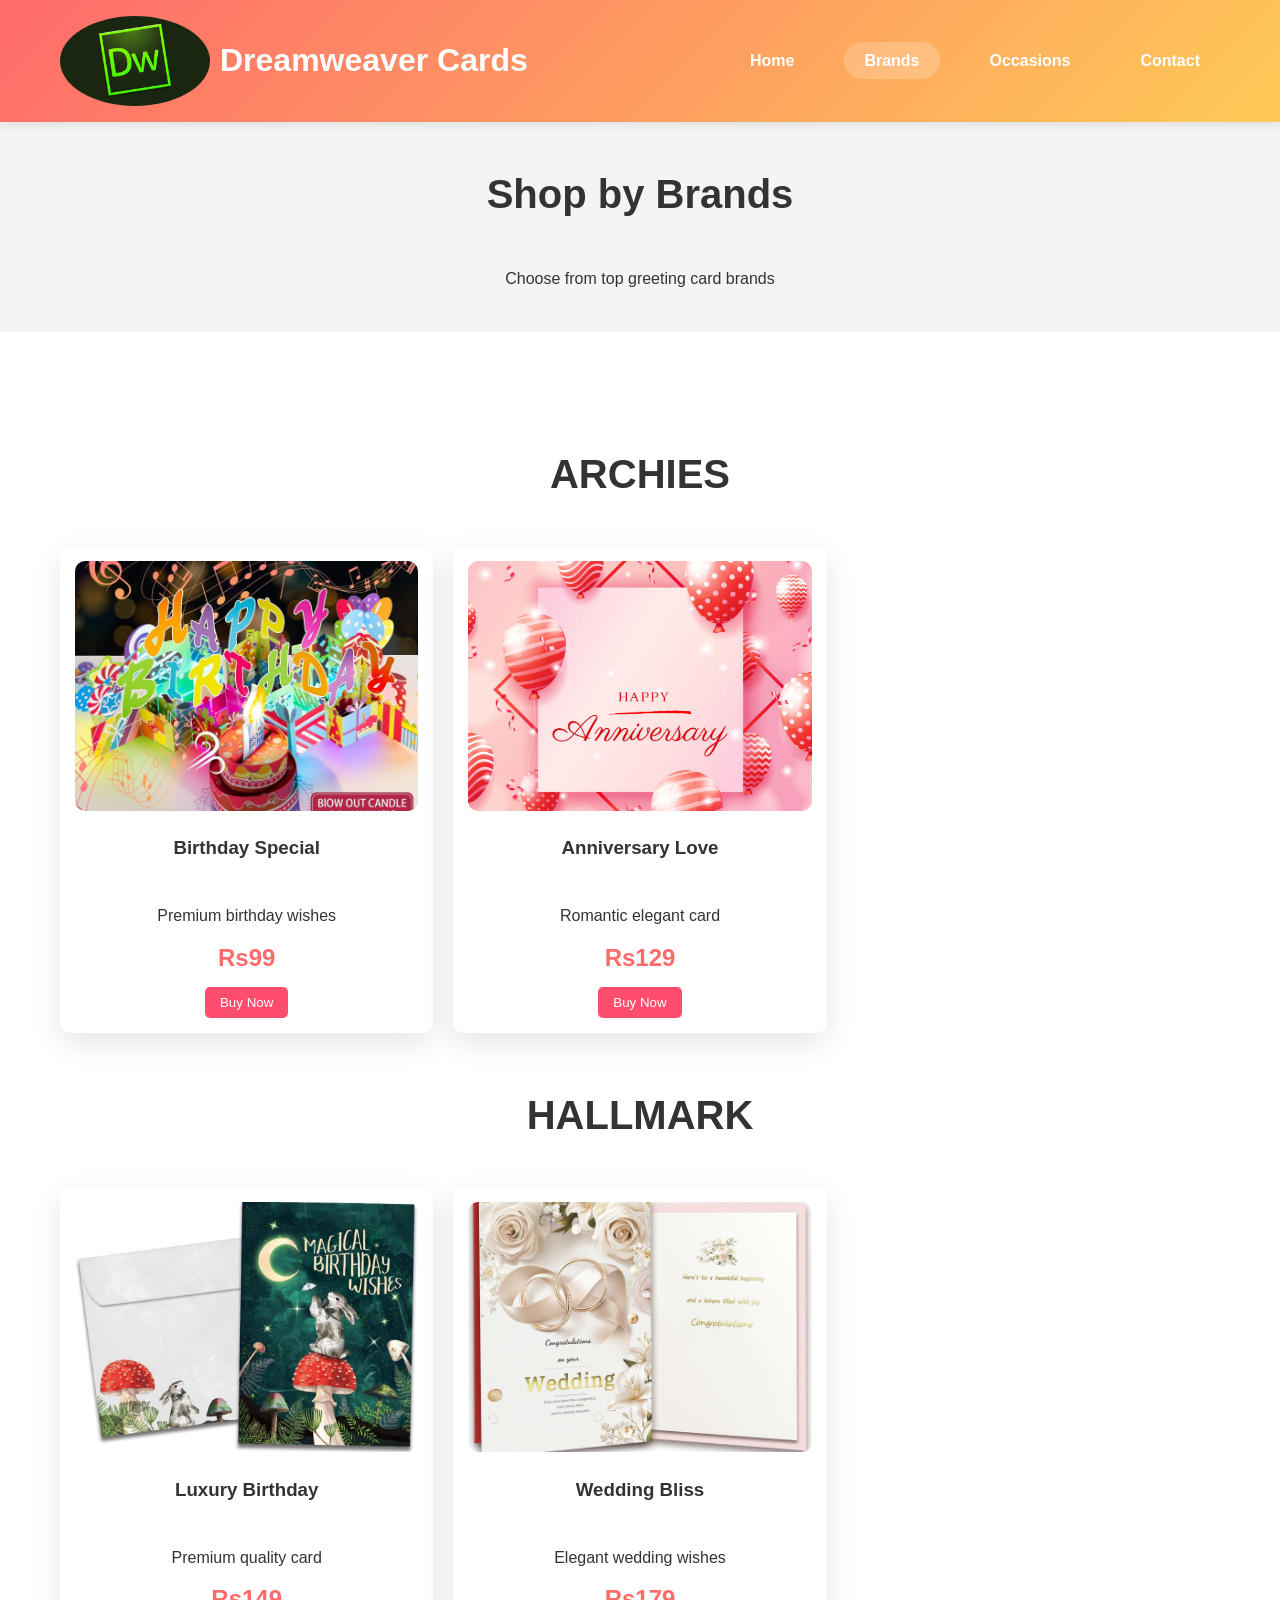
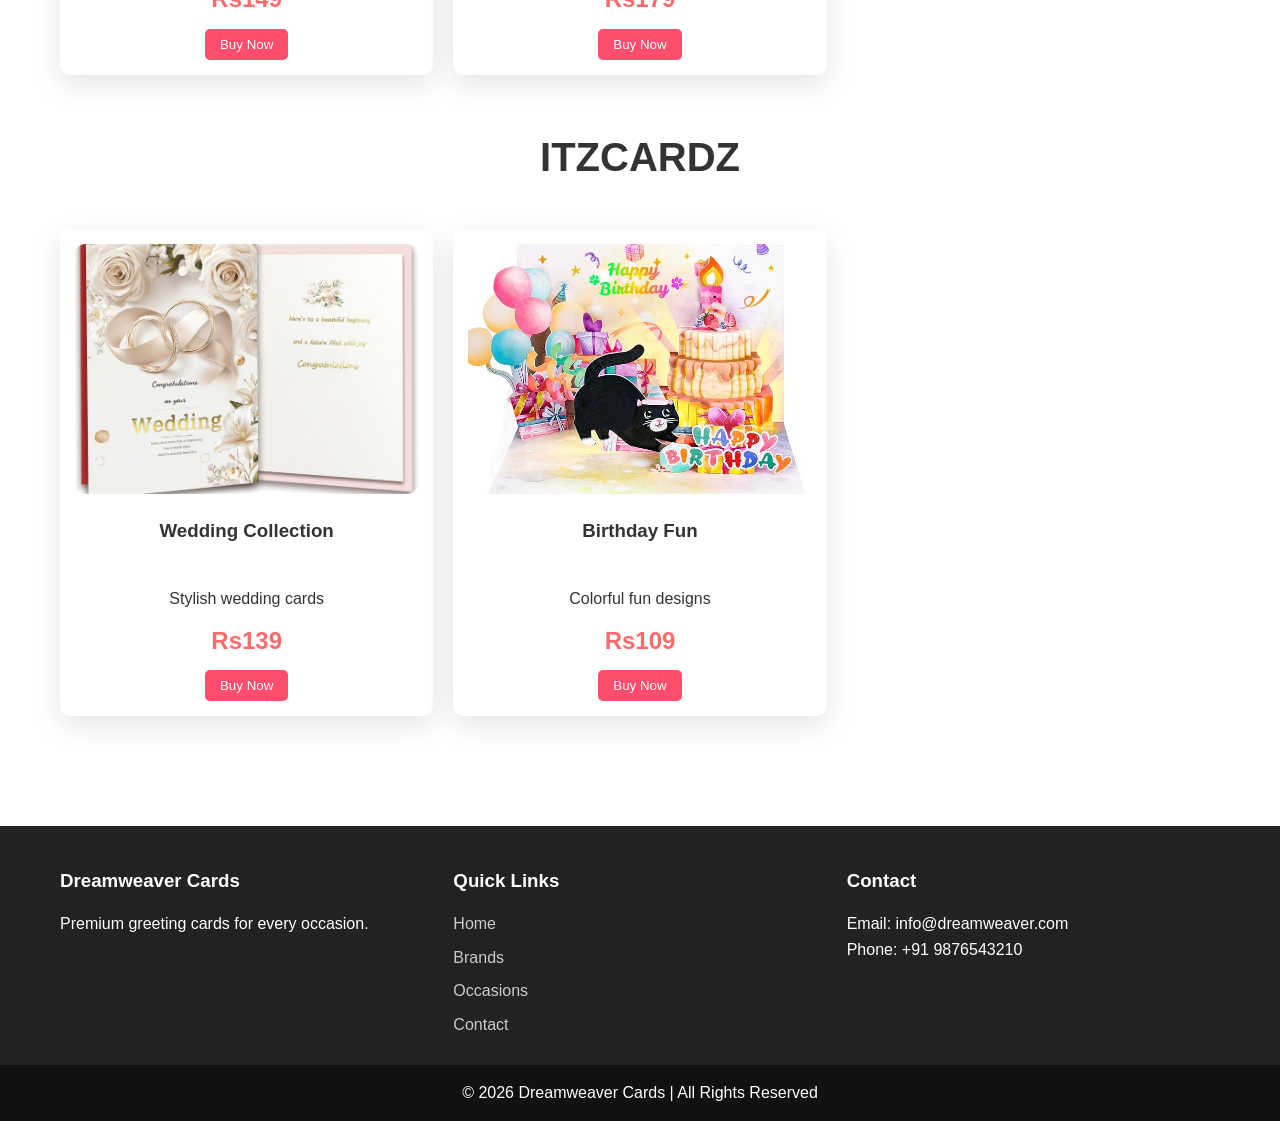
<file: brands.html>
<!DOCTYPE html>
<html lang="en">
<head>
    <meta charset="UTF-8">
    <meta name="viewport" content="width=device-width, initial-scale=1.0">
    <title>Brands - Dreamweaver Cards</title>
    <link rel="stylesheet" href="assets/css/style.css">
</head>
<body>

<!-- Header -->
<header>
    <div class="container">
        <div class="logo">
            <img src="assets/images/Logo1.jpg" width="150">
            <h1>Dreamweaver Cards</h1>
        </div>
        <nav>
            <ul>
                <li><a href="index.html">Home</a></li>
                <li><a href="brands.html" class="active">Brands</a></li>
                <li><a href="occasions.html">Occasions</a></li>
                <li><a href="contact.html">Contact</a></li>
            </ul>
        </nav>
    </div>
</header>

<!-- Page Title -->
<section class="page-title">
    <div class="container">
        <h2>Shop by Brands</h2>
        <p>Choose from top greeting card brands</p>
    </div>
</section>

<!-- Brands Section -->
<section class="brands-page">
    <div class="container">

        <!-- ARCHIES -->
        <div class="brand-block">
            <h2>ARCHIES</h2>
            <div class="cards-grid">

                <div class="card-item">
                    <img src="assets/images/birthday2.jpg">
                    <h3>Birthday Special</h3>
                    <p>Premium birthday wishes</p>
                    <span class="price">Rs99</span>
                    <button>Buy Now</button>
                </div>

                <div class="card-item">
                    <img src="assets/images/Anniversary-Images.jpg">
                    <h3>Anniversary Love</h3>
                    <p>Romantic elegant card</p>
                    <span class="price">Rs129</span>
                    <button>Buy Now</button>
                </div>

            </div>
        </div>

        <!-- HALLMARK -->
        <div class="brand-block">
            <h2>HALLMARK</h2>
            <div class="cards-grid">

                <div class="card-item">
                    <img src="assets/images/birthday4.jpg">
                    <h3>Luxury Birthday</h3>
                    <p>Premium quality card</p>
                    <span class="price">Rs149</span>
                    <button>Buy Now</button>
                </div>

                <div class="card-item">
                    <img src="assets/images/wedding3.jpg">
                    <h3>Wedding Bliss</h3>
                    <p>Elegant wedding wishes</p>
                    <span class="price">Rs179</span>
                    <button>Buy Now</button>
                </div>

            </div>
        </div>

        <!-- ITZCARDZ -->
        <div class="brand-block">
            <h2>ITZCARDZ</h2>
            <div class="cards-grid">

                <div class="card-item">
                    <img src="assets/images/wedding3.jpg">
                    <h3>Wedding Collection</h3>
                    <p>Stylish wedding cards</p>
                    <span class="price">Rs139</span>
                    <button>Buy Now</button>
                </div>

                <div class="card-item">
                    <img src="assets/images/birthdayimg1.jpg">
                    <h3>Birthday Fun</h3>
                    <p>Colorful fun designs</p>
                    <span class="price">Rs109</span>
                    <button>Buy Now</button>
                </div>

            </div>
        </div>

    </div>
</section>

<!-- Footer -->
<footer>
    <div class="container footer-content">
        
        <div class="footer-section">
            <h3>Dreamweaver Cards</h3>
            <p>Premium greeting cards for every occasion.</p>
        </div>

        <div class="footer-section">
            <h3>Quick Links</h3>
            <ul>
                <li><a href="index.html">Home</a></li>
                <li><a href="brands.html">Brands</a></li>
                <li><a href="occasions.html">Occasions</a></li>
                <li><a href="contact.html">Contact</a></li>
            </ul>
        </div>

        <div class="footer-section">
            <h3>Contact</h3>
            <p>Email: info@dreamweaver.com</p>
            <p>Phone: +91 9876543210</p>
        </div>

    </div>

    <div class="footer-bottom">
        <p>© 2026 Dreamweaver Cards | All Rights Reserved</p>
    </div>
</footer>

</body>
</html>
</file>
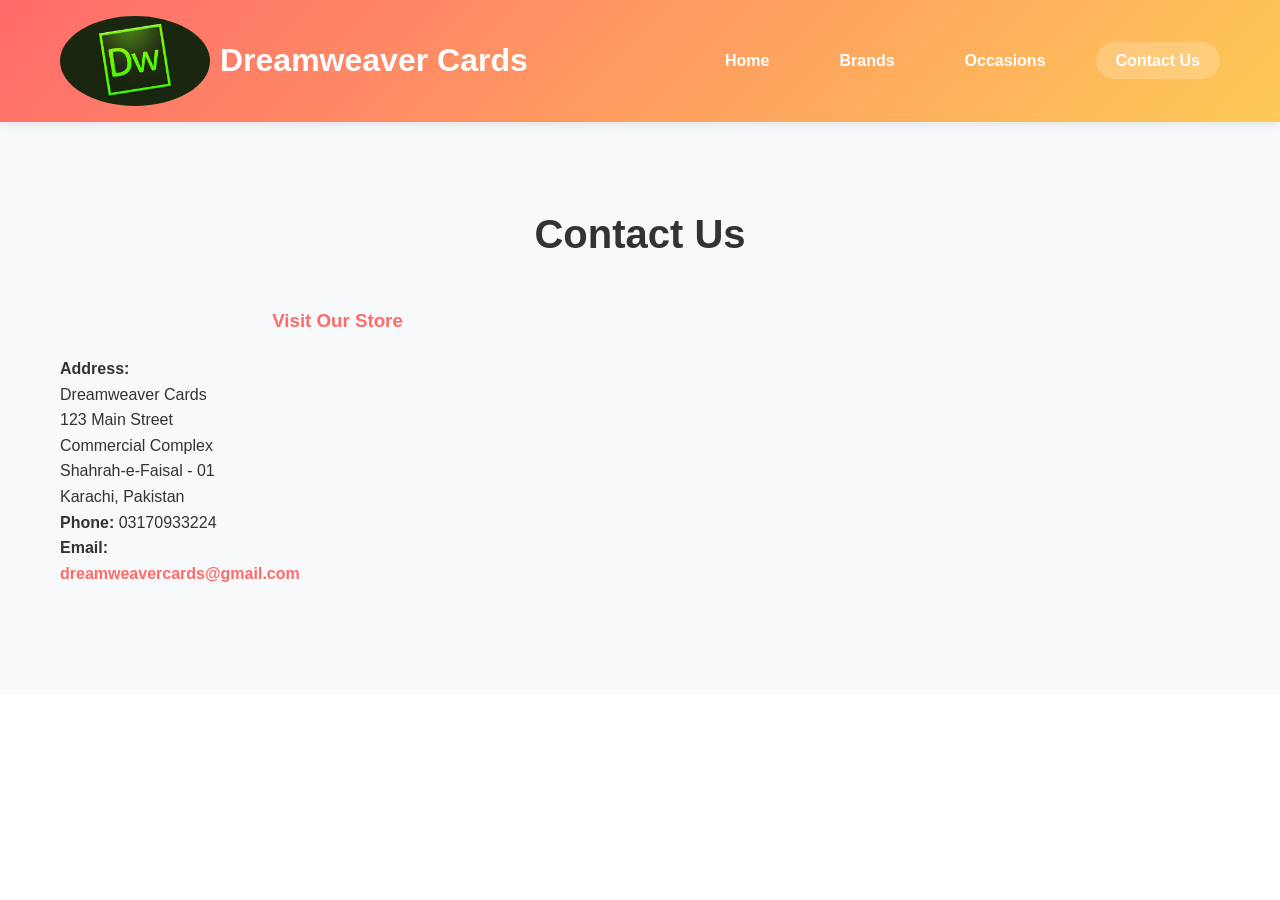
<file: contact.html>
<!DOCTYPE html>
<html lang="en">
<head>
    <meta charset="UTF-8">
    <meta name="viewport" content="width=device-width, initial-scale=1.0">
    <title>Contact Us - Dreamweaver Cards</title>
    <link rel="stylesheet" href="assets/css/style.css">
</head>
<body>
    <header>
        <div class="container">
            <div class="logo">
                <img src="assets/images/Logo1.jpg" alt="Dreamweaver Cards Logo" width="150">
                <h1>Dreamweaver Cards</h1>
            </div>
            <nav>
                <ul>
                    <li><a href="index.html">Home</a></li>
                    <li><a href="brands.html">Brands</a></li>
                    <li><a href="occasions.html">Occasions</a></li>
                    <li><a href="contact.html" class="active">Contact Us</a></li>
                </ul>
            </nav>
        </div>
    </header>

    <section class="contact-section">
        <div class="container">
            <h2>Contact Us</h2>
            <div class="contact-info">
                <div class="contact-details">
                    <h3>Visit Our Store</h3>
                    <p><strong>Address:</strong><br>
                    Dreamweaver Cards<br>
                    123 Main Street<br>
                    Commercial Complex<br>
                    Shahrah-e-Faisal - 01<br>
                    Karachi, Pakistan</p>
                    
                    <p><strong>Phone:</strong> 03170933224</p>
                    
                    <p><strong>Email:</strong><br>
                    <a href="mailto:dreamweavercards@gmail.com">dreamweavercards@gmail.com</a></p>
                </div>
               <div class="store-map">
    <iframe 
        src="https://www.google.com/maps?q=Shahrah-e-Faisal,Karachi,Pakistan&output=embed"
        width="100%" 
        height="300" 
        style="border:0;" 
        allowfullscreen="" 
        loading="lazy">
    </iframe>
    </div>
            </div>
        </div>
    </section>
</body>
</html>
</file>
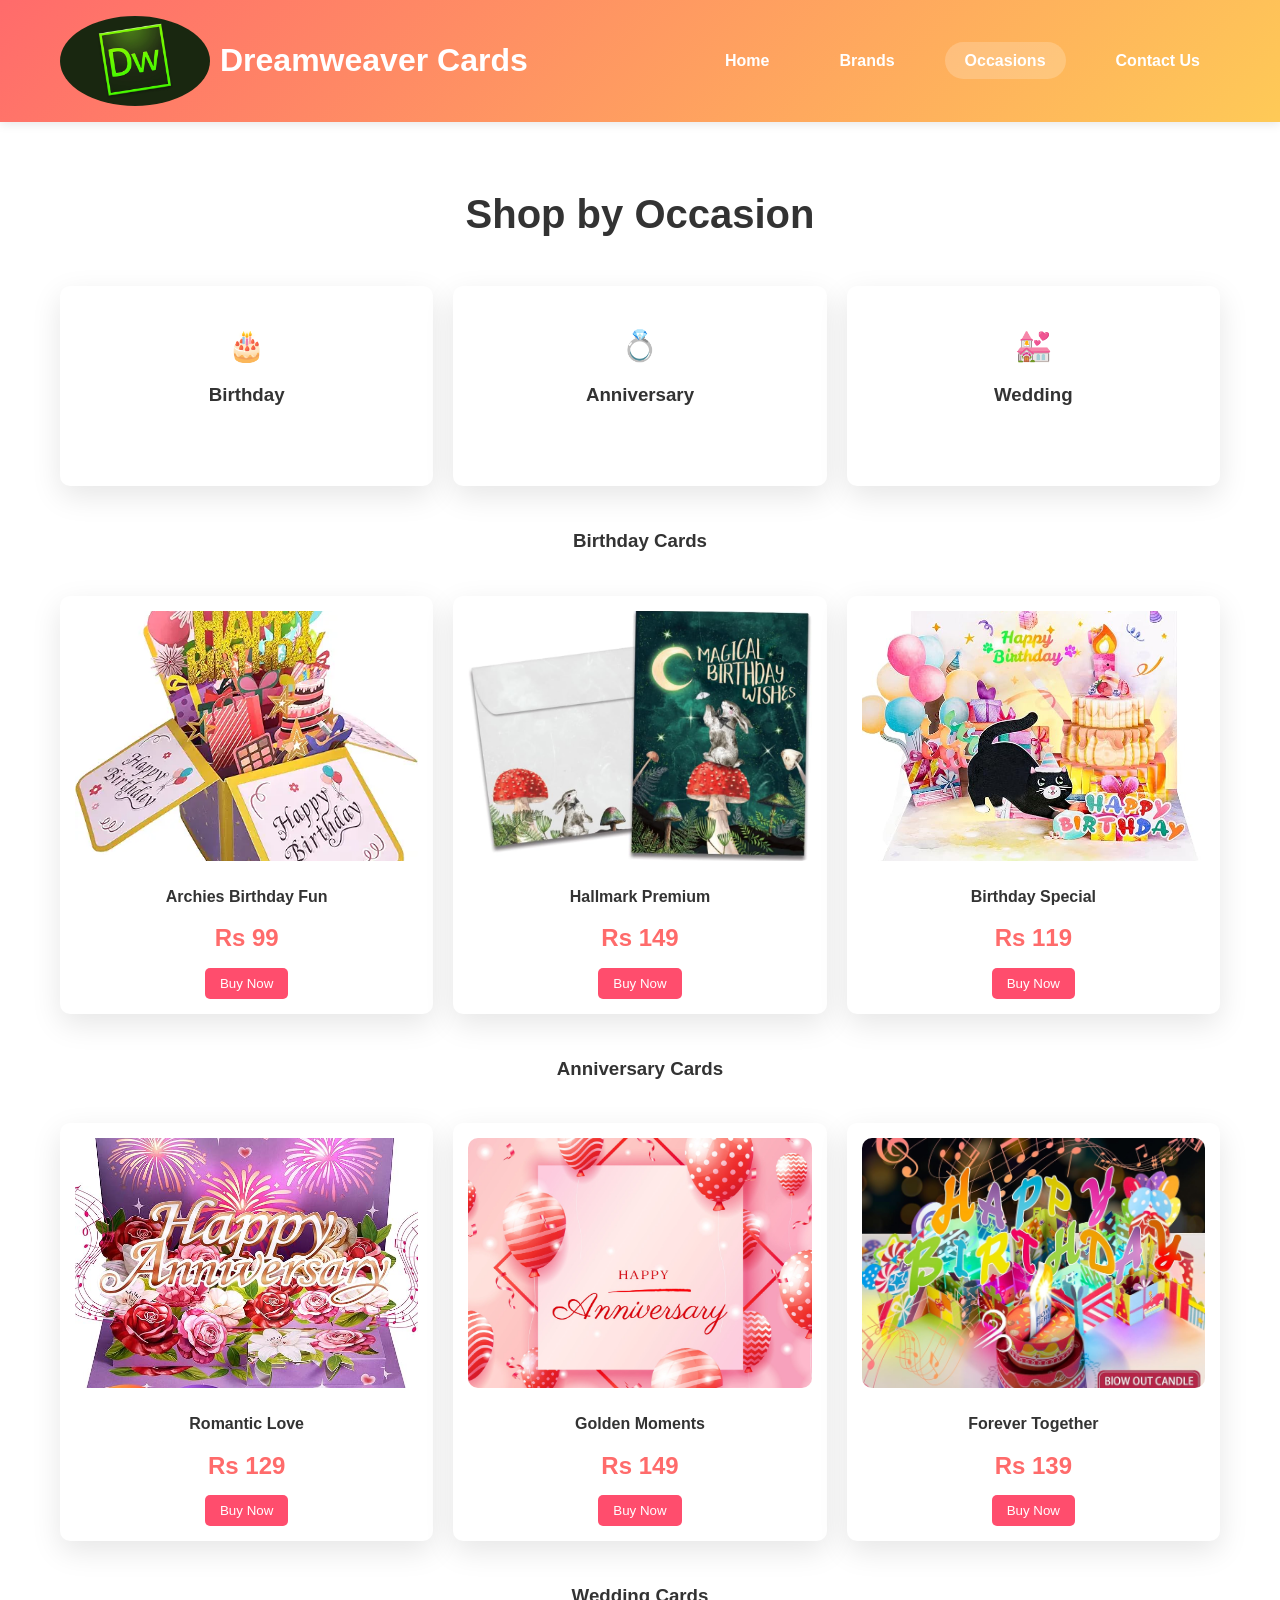
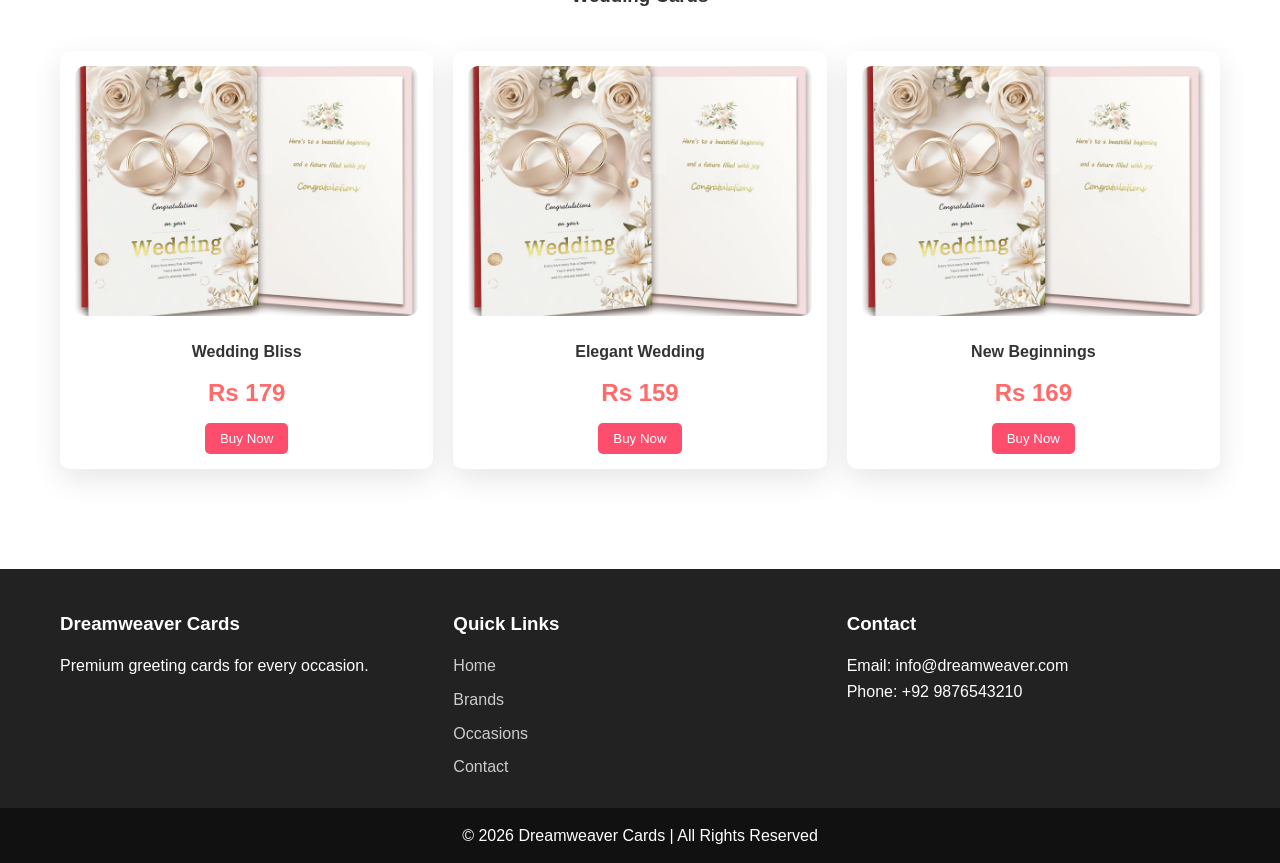
<file: occasions.html>
<!DOCTYPE html>
<html lang="en">
<head>
    <meta charset="UTF-8">
    <meta name="viewport" content="width=device-width, initial-scale=1.0">
    <title>Occasions - Dreamweaver Cards</title>
    <link rel="stylesheet" href="assets/css/style.css">

    
</head>
<body>
    <header>
        <div class="container">
            <div class="logo">
                <img src="assets/images/Logo1.jpg" alt="Dreamweaver Cards Logo" width="150">
                <h1>Dreamweaver Cards</h1>
            </div>
            <nav>
                <ul>
                    <li><a href="index.html">Home</a></li>
                    <li><a href="brands.html">Brands</a></li>
                    <li><a href="occasions.html" class="active">Occasions</a></li>
                    <li><a href="contact.html">Contact Us</a></li>
                </ul>
            </nav>
        </div>
    </header>

    <section class="occasions-section">
    <div class="container">
        <h2>Shop by Occasion</h2>

        <!-- Occasion Links -->
        <div class="occasion-grid">
            <a href="#birthday" class="occasion-card">
                <div class="occasion-icon">🎂</div>
                <h3>Birthday</h3>
            </a>

            <a href="#anniversary" class="occasion-card">
                <div class="occasion-icon">💍</div>
                <h3>Anniversary</h3>
            </a>

            <a href="#wedding" class="occasion-card">
                <div class="occasion-icon">💒</div>
                <h3>Wedding</h3>
            </a>
        </div>

        <!-- Birthday -->
        <div id="birthday" class="cards-section">
            <h3>Birthday Cards</h3>
            <div class="cards-grid">

                <div class="card-item">
                    <img src="assets/images/birthday.webp">
                    <h4>Archies Birthday Fun</h4>
                    <span class="price">Rs 99</span>
                    <button class="buy-btn" onclick="addToCart('Archies Birthday Fun', 99)">Buy Now</button>
                </div>

                <div class="card-item">
                    <img src="assets/images/birthday4.jpg">
                    <h4>Hallmark Premium</h4>
                    <span class="price">Rs 149</span>
                    <button class="buy-btn" onclick="addToCart('Hallmark Premium', 149)">Buy Now</button>
                </div>

                <div class="card-item">
                    <img src="assets/images/birthdayimg1.jpg">
                    <h4>Birthday Special</h4>
                    <span class="price">Rs 119</span>
                    <button class="buy-btn" onclick="addToCart('Birthday Special', 119)">Buy Now</button>
                </div>

            </div>
        </div>

        <!-- Anniversary -->
        <div id="anniversary" class="cards-section">
            <h3>Anniversary Cards</h3>
            <div class="cards-grid">

                <div class="card-item">
                    <img src="assets/images/anniversary.jpg">
                    <h4>Romantic Love</h4>
                    <span class="price">Rs 129</span>
                    <button class="buy-btn" onclick="addToCart('Romantic Love', 129)">Buy Now</button>
                </div>

                <div class="card-item">
                    <img src="assets/images/Anniversary-Images.jpg">
                    <h4>Golden Moments</h4>
                    <span class="price">Rs 149</span>
                    <button class="buy-btn" onclick="addToCart('Golden Moments', 149)">Buy Now</button>
                </div>

                <div class="card-item">
                    <img src="assets/images/birthday2.jpg">
                    <h4>Forever Together</h4>
                    <span class="price">Rs 139</span>
                    <button class="buy-btn" onclick="addToCart('Forever Together', 139)">Buy Now</button>
                </div>

            </div>
        </div>

        <!-- Wedding -->
        <div id="wedding" class="cards-section">
            <h3>Wedding Cards</h3>
            <div class="cards-grid">

                <div class="card-item">
                    <img src="assets/images/wedding3.jpg">
                    <h4>Wedding Bliss</h4>
                    <span class="price">Rs 179</span>
                    <button class="buy-btn" onclick="addToCart('Wedding Bliss', 179)">Buy Now</button>
                </div>

                <div class="card-item">
                    <img src="assets/images/wedding3.jpg">
                    <h4>Elegant Wedding</h4>
                    <span class="price">Rs 159</span>
                    <button class="buy-btn" onclick="addToCart('Elegant Wedding', 159)">Buy Now</button>
                </div>

                <div class="card-item">
                    <img src="assets/images/wedding3.jpg">
                    <h4>New Beginnings</h4>
                    <span class="price">Rs 169</span>
                    <button class="buy-btn" onclick="addToCart('New Beginnings', 169)">Buy Now</button>
                </div>

            </div>
        </div>

    </div>
</section>


<div id="orderModal" class="modal">
  <div class="modal-content">
    <span class="close">&times;</span>
    <h2>Order Now</h2>

    <form id="orderForm">
      <input type="text" id="name" placeholder="Full Name" required>
      <input type="email" id="email" placeholder="Email" required>
      <input type="text" id="phone" placeholder="Phone Number" required>

      <input type="text" id="product" readonly>

      <input type="number" id="quantity" placeholder="Quantity" min="1" required>

      <textarea id="address" placeholder="Address" required></textarea>

      <button type="submit">Place Order</button>
    </form>
  </div>
</div>


<!-- Footer -->
<footer>
    <div class="container footer-content">
        
        <div class="footer-section">
            <h3>Dreamweaver Cards</h3>
            <p>Premium greeting cards for every occasion.</p>
        </div>

        <div class="footer-section">
            <h3>Quick Links</h3>
            <ul>
                <li><a href="index.html">Home</a></li>
                <li><a href="brands.html">Brands</a></li>
                <li><a href="occasions.html">Occasions</a></li>
                <li><a href="contact.html">Contact</a></li>
            </ul>
        </div>

        <div class="footer-section">
            <h3>Contact</h3>
            <p>Email: info@dreamweaver.com</p>
            <p>Phone: +92 9876543210</p>
        </div>

    </div>

    <div class="footer-bottom">
        <p>© 2026 Dreamweaver Cards | All Rights Reserved</p>
    </div>
</footer>

<script src="assets/js/main.js"> </script>
</body>
</html>
</file>
<file: assets/css/style.css>
* {
    margin: 0;
    padding: 0;
    box-sizing: border-box;
}

body {
    font-family: 'Arial', sans-serif;
    line-height: 1.6;
    color: #333;
}

.container {
    max-width: 1200px;
    margin: 0 auto;
    padding: 0 20px;
}

/* Header */
header {
    background: linear-gradient(135deg, #ff6b6b, #feca57);
    color: white;
    padding: 1rem 0;
    box-shadow: 0 2px 10px rgba(0,0,0,0.1);
    position: sticky;
    top: 0;
    z-index: 1000;
}

header .container {
    display: flex;
    justify-content: space-between;
    align-items: center;
}

.logo {
    display: flex;
    align-items: center;
    gap: 10px;
}

.logo img {
    border-radius: 50%;
}

nav ul {
    display: flex;
    list-style: none;
    gap: 30px;
}

nav a {
    color: white;
    text-decoration: none;
    font-weight: bold;
    padding: 10px 20px;
    border-radius: 25px;
    transition: all 0.3s;
}

nav a:hover, nav a.active {
    background: rgba(255,255,255,0.2);
    transform: translateY(-2px);
}

/* Hero Section */
.hero {
    background: linear-gradient(rgba(0,0,0,0.5), rgba(0,0,0,0.5)), url('data:image/svg+xml,<svg xmlns="http://www.w3.org/2000/svg" viewBox="0 0 1200 600"><rect fill="%23f8f9fa" width="1200" height="600"/><circle fill="%23ff6b6b" opacity="0.3" cx="200" cy="200" r="100"/><circle fill="%23feca57" opacity="0.3" cx="800" cy="300" r="150"/><circle fill="%2348cae4" opacity="0.3" cx="1000" cy="150" r="80"/></svg>');
    background-size: cover;
    padding: 80px 0;
    text-align: center;
    color: white;
}

.hero h2 {
    font-size: 3rem;
    margin-bottom: 20px;
    text-shadow: 2px 2px 4px rgba(0,0,0,0.5);
}

.featured-cards {
    display: flex;
    justify-content: center;
    gap: 30px;
    margin-top: 50px;
    flex-wrap: wrap;
}

.card-preview {
    background: white;
    padding: 20px;
    border-radius: 15px;
    box-shadow: 0 10px 30px rgba(0,0,0,0.2);
    color: #333;
    transition: transform 0.3s;
}

.card-preview:hover {
    transform: translateY(-10px);
}

.card-preview img {
    width: 150px;
    height: 200px;
    object-fit: cover;
    border-radius: 10px;
}

/* Buttons */
.btn {
    display: inline-block;
    background: linear-gradient(45deg, #ff6b6b, #feca57);
    color: white;
    padding: 15px 30px;
    text-decoration: none;
    border-radius: 50px;
    font-weight: bold;
    margin: 10px;
    transition: all 0.3s;
    box-shadow: 0 5px 15px rgba(255,107,107,0.4);
}

.btn:hover {
    transform: translateY(-3px);
    box-shadow: 0 8px 25px rgba(255,107,107,0.6);
}

/* Grids */
.brand-grid, .occasion-grid, .cards-grid {
    display: grid;
    grid-template-columns: repeat(auto-fit, minmax(300px, 1fr));
    gap: 30px;
    margin: 40px 0;
}

.brand-card, .occasion-card {
    background: white;
    padding: 30px;
    text-align: center;
    border-radius: 20px;
    box-shadow: 0 10px 30px rgba(0,0,0,0.1);
    text-decoration: none;
    color: #333;
    transition: all 0.3s;
    height: 200px;
    display: flex;
    flex-direction: column;
    justify-content: center;
}

.brand-card:hover, .occasion-card:hover {
    transform: translateY(-10px);
    box-shadow: 0 20px 40px rgba(0,0,0,0.2);
}

.occasion-icon {
    font-size: 4rem;
    margin-bottom: 20px;
}

/* Cards */
.card-item {
    background: white;
    border-radius: 15px;
    padding: 20px;
    box-shadow: 0 10px 30px rgba(0,0,0,0.1);
    text-align: center;
    transition: all 0.3s;
}

.card-item:hover {
    transform: translateY(-5px);
}

.card-item img {
    width: 100%;
    height: 250px;
    object-fit: cover;
    border-radius: 10px;
    margin-bottom: 15px;
}

.price {
    font-size: 1.5rem;
    font-weight: bold;
    color: #ff6b6b;
    display: block;
    margin-top: 10px;
}

/* Contact */
.contact-section {
    padding: 80px 0;
    background: #f8f9fa;
}

.contact-info {
    display: grid;
    grid-template-columns: 1fr 1fr;
    gap: 50px;
    margin-top: 40px;
}

.contact-details h3 {
    color: #ff6b6b;
    margin-bottom: 20px;
}

.contact-details a {
    color: #ff6b6b;
    text-decoration: none;
    font-weight: bold;
}

/* Sections */
section {
    padding: 60px 0;
}

section h2, section h3 {
    text-align: center;
    margin-bottom: 40px;
    color: #333;
}

section h2 {
    font-size: 2.5rem;
    position: relative;
}

section h2::after {
    content: '';
    width: 80px;
    height: 4px;
    background: linear-gradient(45deg, #ff6b6b, #feca57);}

/* Page Title */
.page-title {
    padding: 40px 0;
    text-align: center;
    background: #f4f4f4;
}

/* Brand Blocks */
.brand-block {
    margin: 50px 0;
}

.brand-block h2 {
    margin-bottom: 20px;
}

/* Cards Grid */
.cards-grid {
    display: grid;
    grid-template-columns: repeat(auto-fit, minmax(220px, 1fr));
    gap: 20px;
}

/* Card Style */
.card-item {
    background: #fff;
    padding: 15px;
    border-radius: 10px;
    transition: 0.3s;
    text-align: center;
}

.card-item img {
    width: 100%;
    border-radius: 10px;
}

.card-item:hover {
    transform: translateY(-5px);
}

.price {
    display: block;
    margin: 10px 0;
    font-weight: bold;
}

/* Button */
.card-item button {
    padding: 8px 15px;
    border: none;
    background: #ff4d6d;
    color: #fff;
    border-radius: 5px;
    cursor: pointer;
}

.card-item button:hover {
    background: #e63950;
}



.products {
    padding: 50px 0;
    background: #f9f9f9;
    text-align: center;
}

.products h2 {
    margin-bottom: 30px;
}

.product-grid {
    display: grid;
    grid-template-columns: repeat(auto-fit, minmax(220px, 1fr));
    gap: 20px;
}

.product-card {
    background: #fff;
    padding: 15px;
    border-radius: 10px;
    transition: 0.3s;
}

.product-card img {
    width: 100%;
    border-radius: 10px;
}

.product-card:hover {
    transform: translateY(-5px);
}

.product-card button {
    margin-top: 10px;
    padding: 8px 15px;
    border: none;
    background: #ff4d6d;
    color: #fff;
    border-radius: 5px;
    cursor: pointer;
}

.product-card button:hover {
    background: #e63950;
}



footer {
    background: #222;
    color: #fff;
    padding: 40px 0 0;
}

.footer-content {
    display: grid;
    grid-template-columns: repeat(auto-fit, minmax(200px, 1fr));
    gap: 20px;
}

.footer-section h3 {
    margin-bottom: 15px;
}

.footer-section ul {
    list-style: none;
    padding: 0;
}

.footer-section ul li {
    margin-bottom: 8px;
}

.footer-section ul li a {
    color: #ccc;
    text-decoration: none;
}

.footer-section ul li a:hover {
    color: #fff;
}

.footer-bottom {
    text-align: center;
    padding: 15px;
    background: #111;
    margin-top: 20px;
}


/* Occasion Grid */
.occasion-grid {
    display: grid;
    grid-template-columns: repeat(auto-fit, minmax(150px, 1fr));
    gap: 20px;
    margin-bottom: 40px;
    text-align: center;
}

.occasion-card {
    background: #fff;
    padding: 20px;
    border-radius: 10px;
    text-decoration: none;
    color: #000;
    transition: 0.3s;
}

.occasion-card:hover {
    transform: scale(1.05);
}

.occasion-icon {
    font-size: 30px;
    margin-bottom: 10px;
}

/* 3 Cards per Row */
.cards-grid {
    display: grid;
    grid-template-columns: repeat(3, 1fr);
    gap: 20px;
}

/* Responsive */
@media (max-width: 992px) {
    .cards-grid {
        grid-template-columns: repeat(2, 1fr);
    }
}

@media (max-width: 600px) {
    .cards-grid {
        grid-template-columns: 1fr;
    }
}


/* Modal */
.modal {
  display: none;
  position: fixed;
  z-index: 999;
  left: 0;
  top: 0;
  width: 100%;
  height: 100%;
  background: rgba(0,0,0,0.6);
}

.modal-content {
  background: #fff;
  margin: 8% auto;
  padding: 20px;
  width: 350px;
  border-radius: 10px;
}

.close {
  float: right;
  font-size: 25px;
  cursor: pointer;
}

#orderForm input,
#orderForm textarea {
  width: 100%;
  margin: 8px 0;
  padding: 10px;
}

#orderForm button {
  width: 100%;
  padding: 10px;
  background: #ff4d6d;
  color: white;
  border: none;
}
</file>
